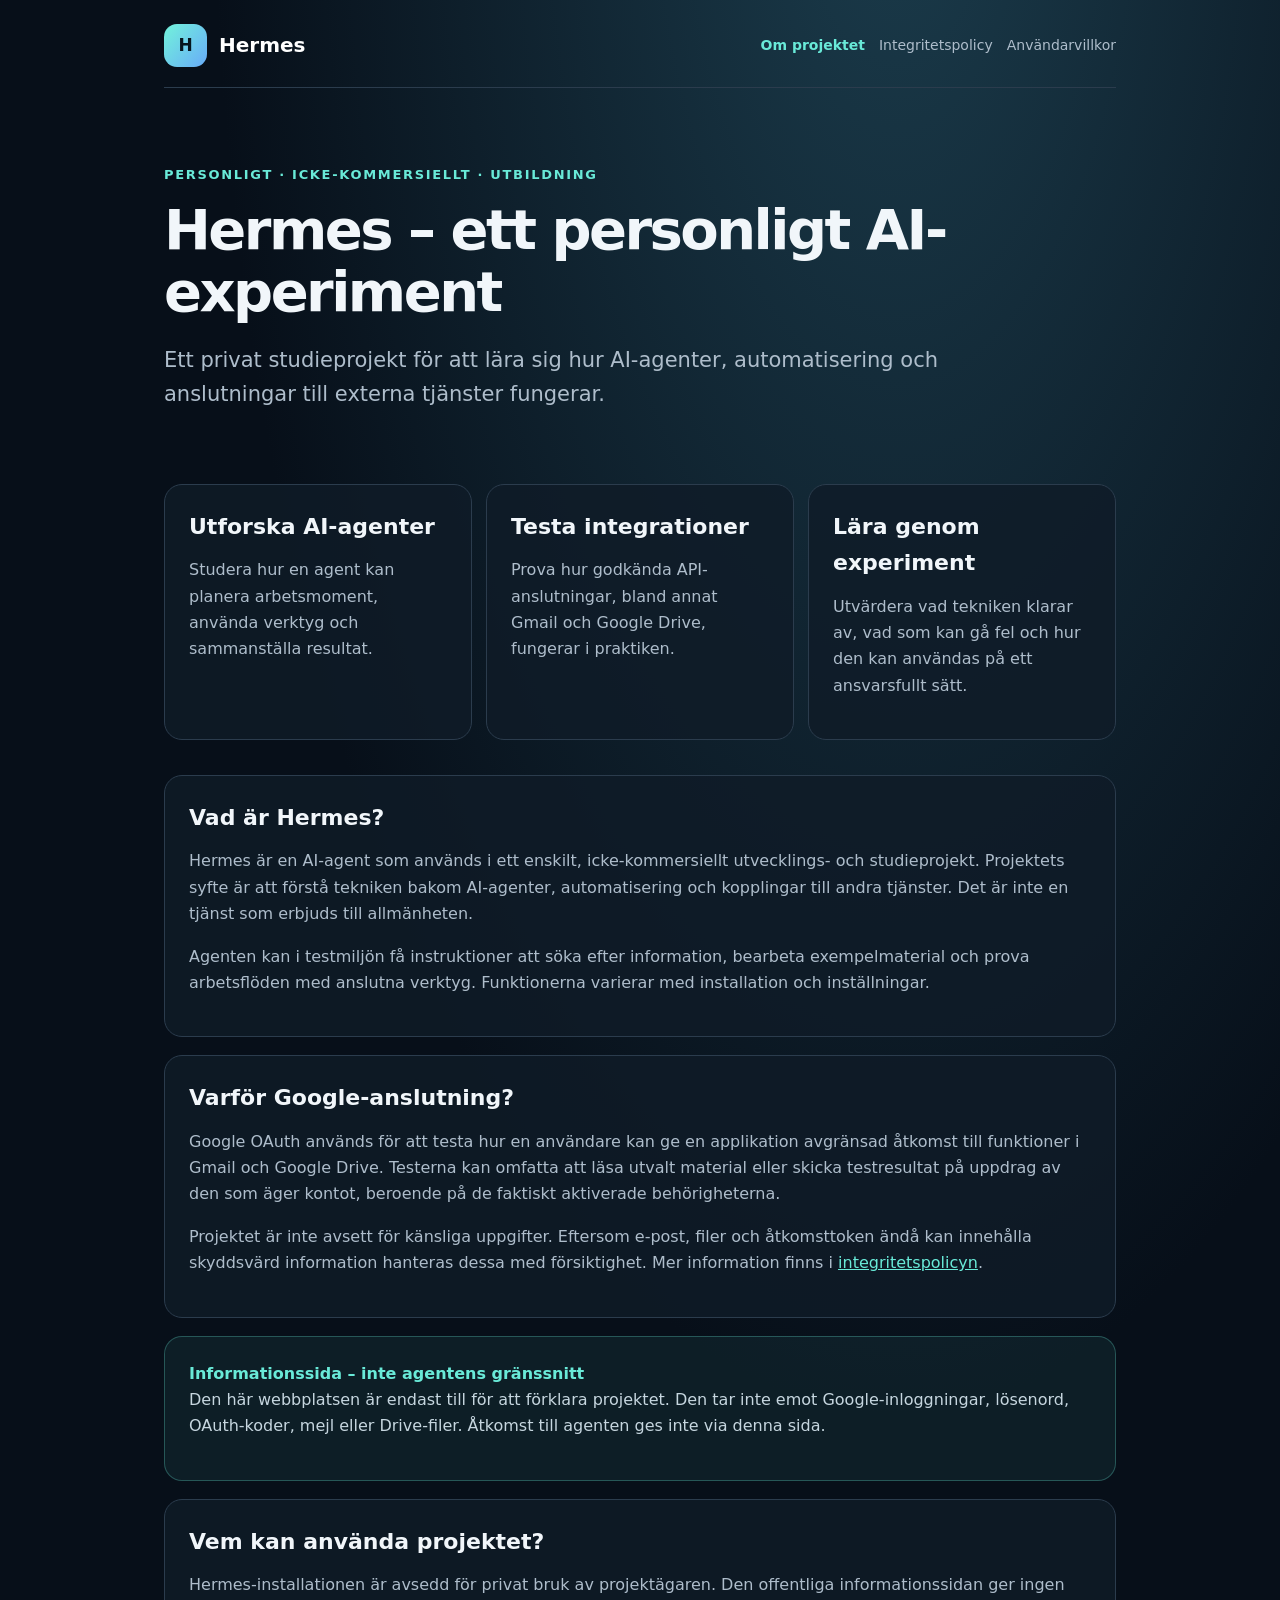
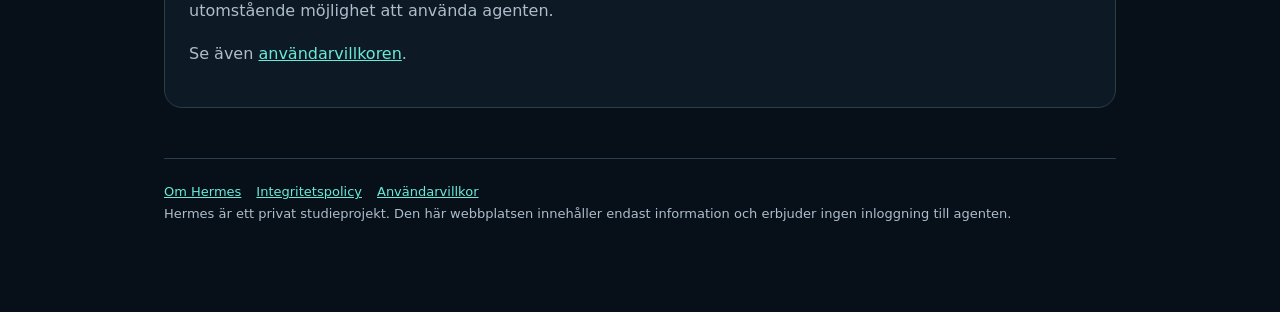
<file: hermes/index.html>
<!doctype html>
<html lang="sv"><head><meta charset="utf-8"><meta name="viewport" content="width=device-width,initial-scale=1"><meta name="theme-color" content="#070f19"><meta name="robots" content="noindex,follow"><meta name="description" content="Hermes är ett personligt studieprojekt för att lära sig AI-agenter och anslutningar till externa tjänster."><title>Om projektet | Hermes – studieprojekt</title><link rel="stylesheet" href="styles.css"></head>
<body><div class="shell"><header><a class="brand" href="./"><span class="mark">H</span> Hermes</a><nav aria-label="Hermes-sidor"><a href="./" aria-current="page">Om projektet</a><a href="privacy.html">Integritetspolicy</a><a href="terms.html">Användarvillkor</a></nav></header>
<main><section class="hero"><div class="eyebrow">Personligt · Icke-kommersiellt · Utbildning</div><h1>Hermes – ett personligt AI-experiment</h1><p class="lead">Ett privat studieprojekt för att lära sig hur AI-agenter, automatisering och anslutningar till externa tjänster fungerar.</p></section>
<div class="grid">
<article class="card"><h2>Utforska AI-agenter</h2><p>Studera hur en agent kan planera arbetsmoment, använda verktyg och sammanställa resultat.</p></article>
<article class="card"><h2>Testa integrationer</h2><p>Prova hur godkända API-anslutningar, bland annat Gmail och Google Drive, fungerar i praktiken.</p></article>
<article class="card"><h2>Lära genom experiment</h2><p>Utvärdera vad tekniken klarar av, vad som kan gå fel och hur den kan användas på ett ansvarsfullt sätt.</p></article>
</div>
<section class="section"><h2>Vad är Hermes?</h2><p>Hermes är en AI-agent som används i ett enskilt, icke-kommersiellt utvecklings- och studieprojekt. Projektets syfte är att förstå tekniken bakom AI-agenter, automatisering och kopplingar till andra tjänster. Det är inte en tjänst som erbjuds till allmänheten.</p><p>Agenten kan i testmiljön få instruktioner att söka efter information, bearbeta exempelmaterial och prova arbetsflöden med anslutna verktyg. Funktionerna varierar med installation och inställningar.</p></section>
<section class="section"><h2>Varför Google-anslutning?</h2><p>Google OAuth används för att testa hur en användare kan ge en applikation avgränsad åtkomst till funktioner i Gmail och Google Drive. Testerna kan omfatta att läsa utvalt material eller skicka testresultat på uppdrag av den som äger kontot, beroende på de faktiskt aktiverade behörigheterna.</p><p>Projektet är inte avsett för känsliga uppgifter. Eftersom e-post, filer och åtkomsttoken ändå kan innehålla skyddsvärd information hanteras dessa med försiktighet. Mer information finns i <a href="privacy.html">integritetspolicyn</a>.</p></section>
<section class="notice"><strong>Informationssida – inte agentens gränssnitt</strong><p>Den här webbplatsen är endast till för att förklara projektet. Den tar inte emot Google-inloggningar, lösenord, OAuth-koder, mejl eller Drive-filer. Åtkomst till agenten ges inte via denna sida.</p></section>
<section class="section"><h2>Vem kan använda projektet?</h2><p>Hermes-installationen är avsedd för privat bruk av projektägaren. Den offentliga informationssidan ger ingen utomstående möjlighet att använda agenten.</p><p>Se även <a href="terms.html">användarvillkoren</a>.</p></section>
</main>
<footer><div><a href="./">Om Hermes</a><a href="privacy.html">Integritetspolicy</a><a href="terms.html">Användarvillkor</a></div><p>Hermes är ett privat studieprojekt. Den här webbplatsen innehåller endast information och erbjuder ingen inloggning till agenten.</p></footer></div></body></html>
</file>
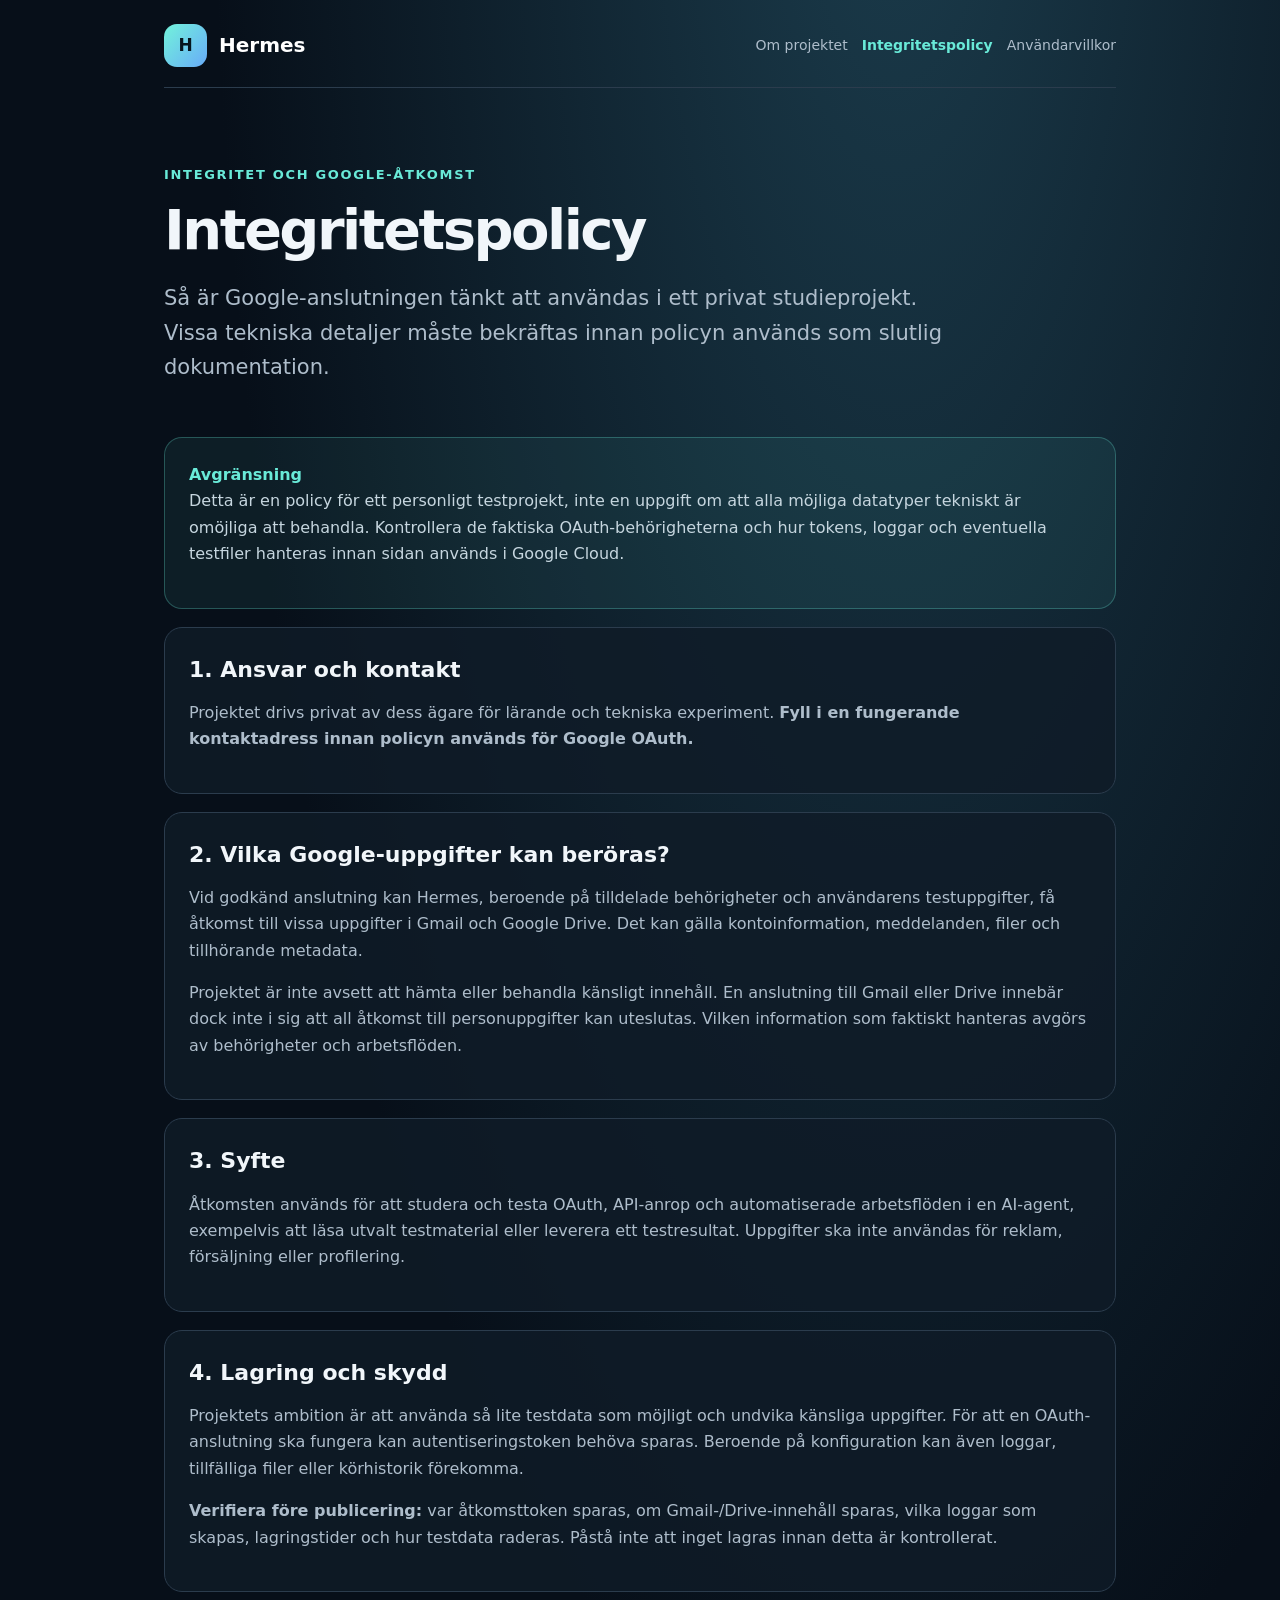
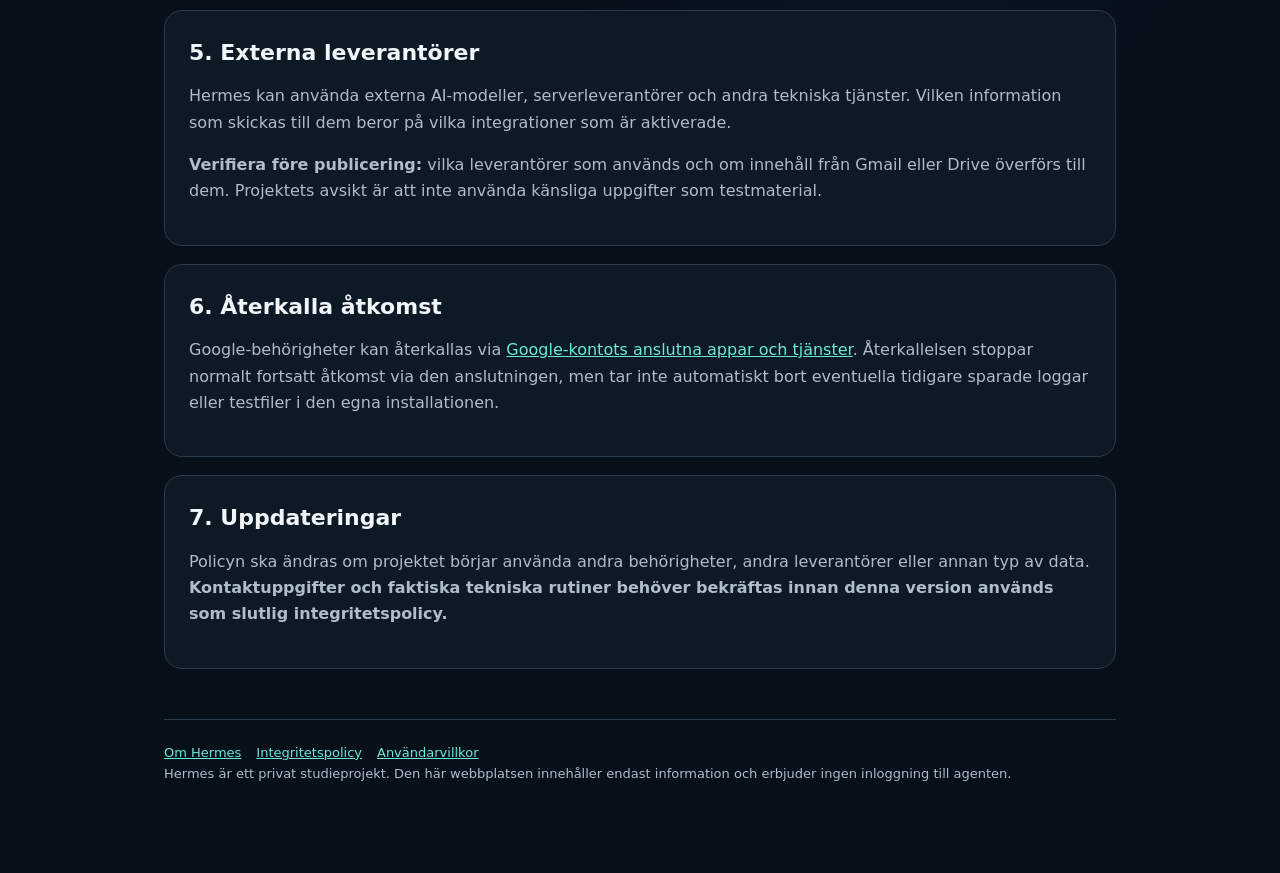
<file: hermes/privacy.html>
<!doctype html>
<html lang="sv"><head><meta charset="utf-8"><meta name="viewport" content="width=device-width,initial-scale=1"><meta name="theme-color" content="#070f19"><meta name="robots" content="noindex,follow"><meta name="description" content="Hermes är ett personligt studieprojekt för att lära sig AI-agenter och anslutningar till externa tjänster."><title>Integritetspolicy | Hermes – studieprojekt</title><link rel="stylesheet" href="styles.css"></head>
<body><div class="shell"><header><a class="brand" href="./"><span class="mark">H</span> Hermes</a><nav aria-label="Hermes-sidor"><a href="./">Om projektet</a><a href="privacy.html" aria-current="page">Integritetspolicy</a><a href="terms.html">Användarvillkor</a></nav></header>
<main><section class="hero"><div class="eyebrow">Integritet och Google-åtkomst</div><h1>Integritetspolicy</h1><p class="lead">Så är Google-anslutningen tänkt att användas i ett privat studieprojekt. Vissa tekniska detaljer måste bekräftas innan policyn används som slutlig dokumentation.</p></section>
<section class="notice"><strong>Avgränsning</strong><p>Detta är en policy för ett personligt testprojekt, inte en uppgift om att alla möjliga datatyper tekniskt är omöjliga att behandla. Kontrollera de faktiska OAuth-behörigheterna och hur tokens, loggar och eventuella testfiler hanteras innan sidan används i Google Cloud.</p></section>
<section class="section"><h2>1. Ansvar och kontakt</h2><p>Projektet drivs privat av dess ägare för lärande och tekniska experiment. <strong>Fyll i en fungerande kontaktadress innan policyn används för Google OAuth.</strong></p></section>
<section class="section"><h2>2. Vilka Google-uppgifter kan beröras?</h2><p>Vid godkänd anslutning kan Hermes, beroende på tilldelade behörigheter och användarens testuppgifter, få åtkomst till vissa uppgifter i Gmail och Google Drive. Det kan gälla kontoinformation, meddelanden, filer och tillhörande metadata.</p><p>Projektet är inte avsett att hämta eller behandla känsligt innehåll. En anslutning till Gmail eller Drive innebär dock inte i sig att all åtkomst till personuppgifter kan uteslutas. Vilken information som faktiskt hanteras avgörs av behörigheter och arbetsflöden.</p></section>
<section class="section"><h2>3. Syfte</h2><p>Åtkomsten används för att studera och testa OAuth, API-anrop och automatiserade arbetsflöden i en AI-agent, exempelvis att läsa utvalt testmaterial eller leverera ett testresultat. Uppgifter ska inte användas för reklam, försäljning eller profilering.</p></section>
<section class="section"><h2>4. Lagring och skydd</h2><p>Projektets ambition är att använda så lite testdata som möjligt och undvika känsliga uppgifter. För att en OAuth-anslutning ska fungera kan autentiseringstoken behöva sparas. Beroende på konfiguration kan även loggar, tillfälliga filer eller körhistorik förekomma.</p><p><strong>Verifiera före publicering:</strong> var åtkomsttoken sparas, om Gmail-/Drive-innehåll sparas, vilka loggar som skapas, lagringstider och hur testdata raderas. Påstå inte att inget lagras innan detta är kontrollerat.</p></section>
<section class="section"><h2>5. Externa leverantörer</h2><p>Hermes kan använda externa AI-modeller, serverleverantörer och andra tekniska tjänster. Vilken information som skickas till dem beror på vilka integrationer som är aktiverade.</p><p><strong>Verifiera före publicering:</strong> vilka leverantörer som används och om innehåll från Gmail eller Drive överförs till dem. Projektets avsikt är att inte använda känsliga uppgifter som testmaterial.</p></section>
<section class="section"><h2>6. Återkalla åtkomst</h2><p>Google-behörigheter kan återkallas via <a href="https://myaccount.google.com/connections" rel="noopener noreferrer">Google-kontots anslutna appar och tjänster</a>. Återkallelsen stoppar normalt fortsatt åtkomst via den anslutningen, men tar inte automatiskt bort eventuella tidigare sparade loggar eller testfiler i den egna installationen.</p></section>
<section class="section"><h2>7. Uppdateringar</h2><p>Policyn ska ändras om projektet börjar använda andra behörigheter, andra leverantörer eller annan typ av data. <strong>Kontaktuppgifter och faktiska tekniska rutiner behöver bekräftas innan denna version används som slutlig integritetspolicy.</strong></p></section>
</main>
<footer><div><a href="./">Om Hermes</a><a href="privacy.html">Integritetspolicy</a><a href="terms.html">Användarvillkor</a></div><p>Hermes är ett privat studieprojekt. Den här webbplatsen innehåller endast information och erbjuder ingen inloggning till agenten.</p></footer></div></body></html>
</file>
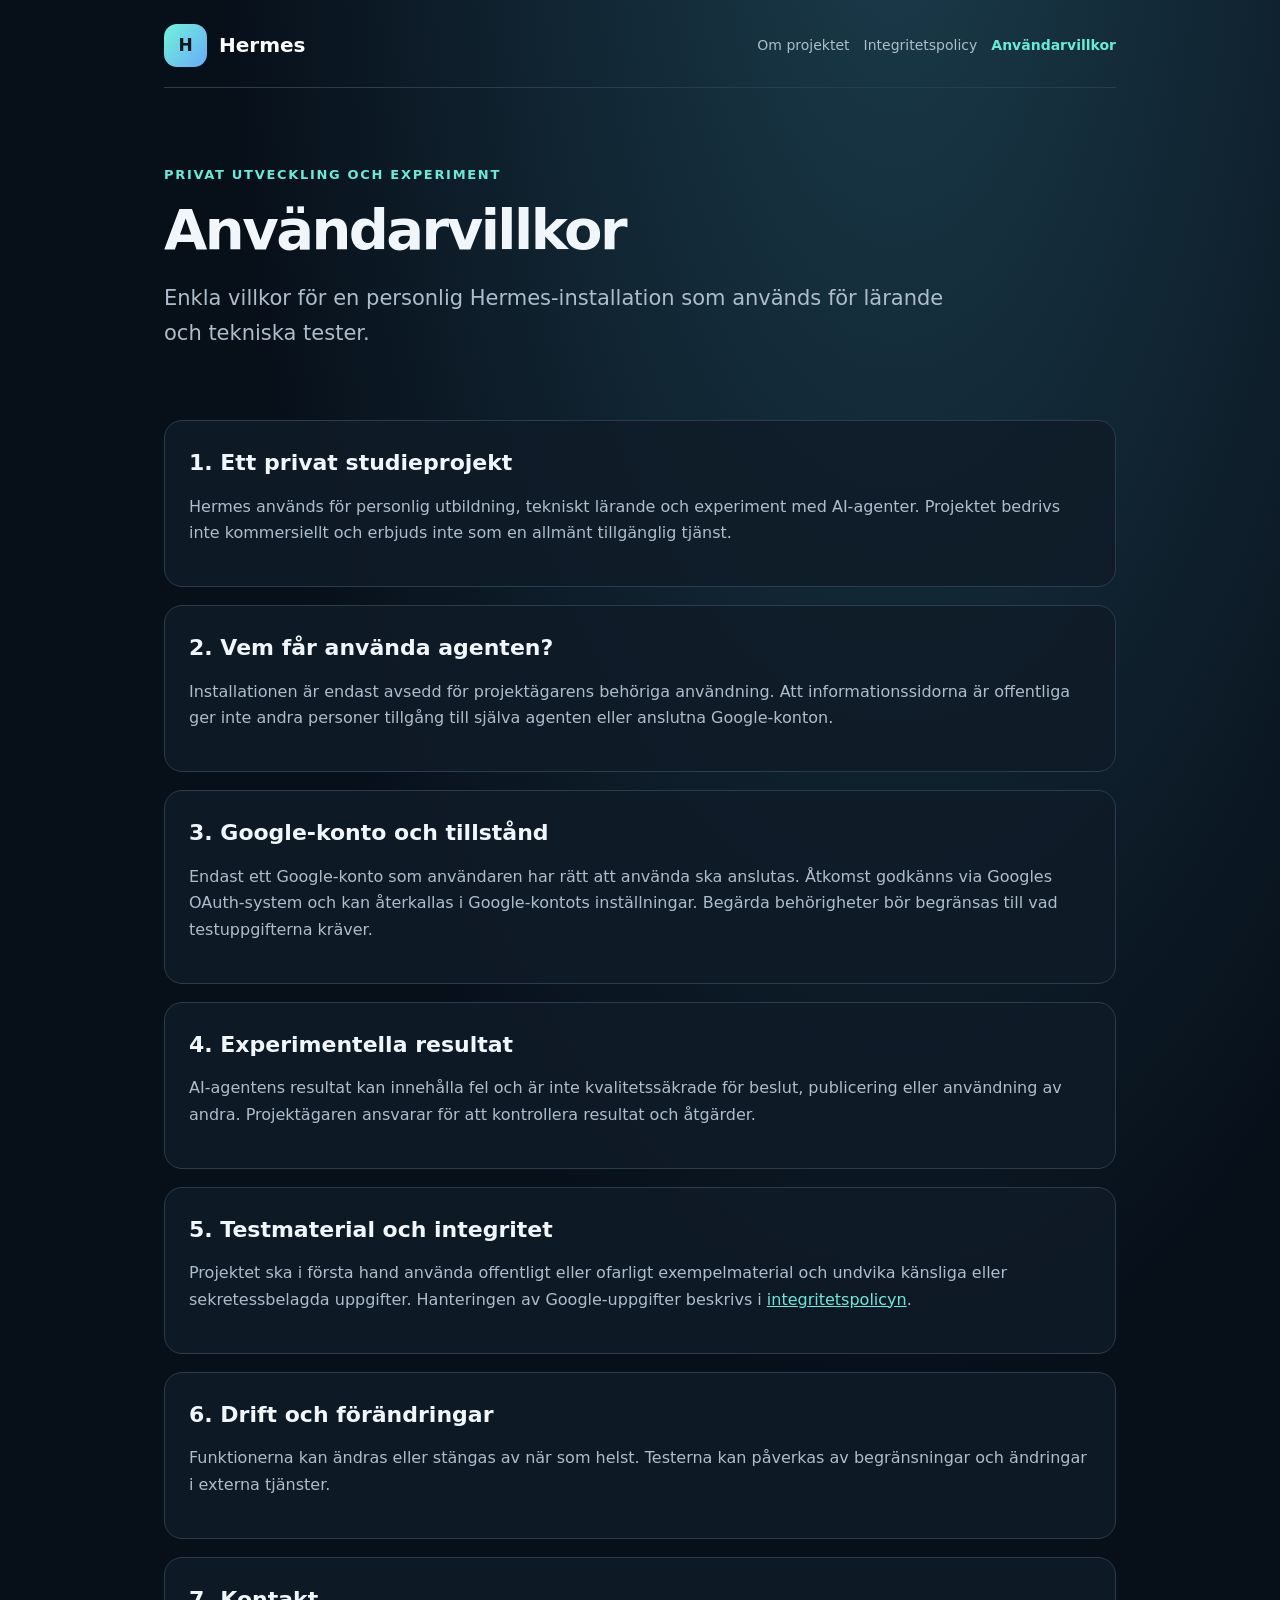
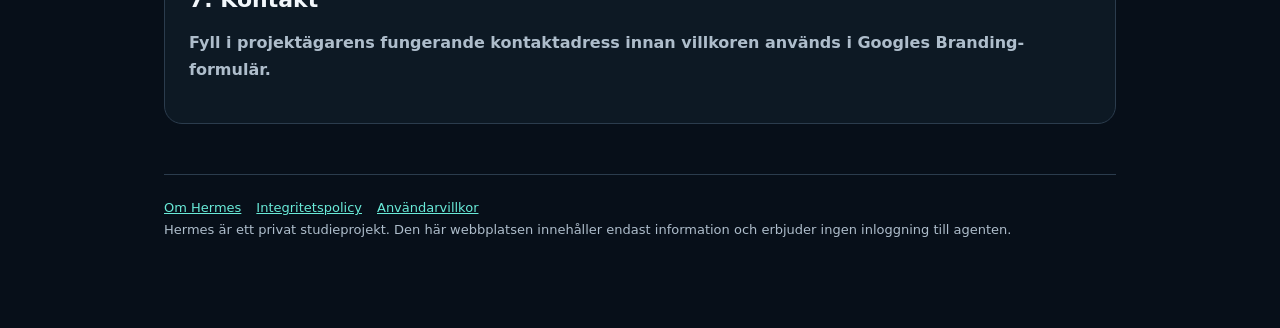
<file: hermes/terms.html>
<!doctype html>
<html lang="sv"><head><meta charset="utf-8"><meta name="viewport" content="width=device-width,initial-scale=1"><meta name="theme-color" content="#070f19"><meta name="robots" content="noindex,follow"><meta name="description" content="Hermes är ett personligt studieprojekt för att lära sig AI-agenter och anslutningar till externa tjänster."><title>Användarvillkor | Hermes – studieprojekt</title><link rel="stylesheet" href="styles.css"></head>
<body><div class="shell"><header><a class="brand" href="./"><span class="mark">H</span> Hermes</a><nav aria-label="Hermes-sidor"><a href="./">Om projektet</a><a href="privacy.html">Integritetspolicy</a><a href="terms.html" aria-current="page">Användarvillkor</a></nav></header>
<main><section class="hero"><div class="eyebrow">Privat utveckling och experiment</div><h1>Användarvillkor</h1><p class="lead">Enkla villkor för en personlig Hermes-installation som används för lärande och tekniska tester.</p></section>
<section class="section"><h2>1. Ett privat studieprojekt</h2><p>Hermes används för personlig utbildning, tekniskt lärande och experiment med AI-agenter. Projektet bedrivs inte kommersiellt och erbjuds inte som en allmänt tillgänglig tjänst.</p></section>
<section class="section"><h2>2. Vem får använda agenten?</h2><p>Installationen är endast avsedd för projektägarens behöriga användning. Att informationssidorna är offentliga ger inte andra personer tillgång till själva agenten eller anslutna Google-konton.</p></section>
<section class="section"><h2>3. Google-konto och tillstånd</h2><p>Endast ett Google-konto som användaren har rätt att använda ska anslutas. Åtkomst godkänns via Googles OAuth-system och kan återkallas i Google-kontots inställningar. Begärda behörigheter bör begränsas till vad testuppgifterna kräver.</p></section>
<section class="section"><h2>4. Experimentella resultat</h2><p>AI-agentens resultat kan innehålla fel och är inte kvalitetssäkrade för beslut, publicering eller användning av andra. Projektägaren ansvarar för att kontrollera resultat och åtgärder.</p></section>
<section class="section"><h2>5. Testmaterial och integritet</h2><p>Projektet ska i första hand använda offentligt eller ofarligt exempelmaterial och undvika känsliga eller sekretessbelagda uppgifter. Hanteringen av Google-uppgifter beskrivs i <a href="privacy.html">integritetspolicyn</a>.</p></section>
<section class="section"><h2>6. Drift och förändringar</h2><p>Funktionerna kan ändras eller stängas av när som helst. Testerna kan påverkas av begränsningar och ändringar i externa tjänster.</p></section>
<section class="section"><h2>7. Kontakt</h2><p><strong>Fyll i projektägarens fungerande kontaktadress innan villkoren används i Googles Branding-formulär.</strong></p></section>
</main>
<footer><div><a href="./">Om Hermes</a><a href="privacy.html">Integritetspolicy</a><a href="terms.html">Användarvillkor</a></div><p>Hermes är ett privat studieprojekt. Den här webbplatsen innehåller endast information och erbjuder ingen inloggning till agenten.</p></footer></div></body></html>
</file>
<file: hermes/styles.css>
:root{color-scheme:dark;--bg:#070f19;--panel:#101e2d;--line:#2b3c4d;--text:#f1f6fa;--muted:#aebdcb;--a:#69ead8}
*{box-sizing:border-box}html{scroll-behavior:smooth}body{margin:0;background:radial-gradient(ellipse at 70% -10%,#1b3c4c 0,#070f19 54%);color:var(--text);font-family:system-ui,-apple-system,Segoe UI,Arial,sans-serif;line-height:1.65}
a{color:var(--a)}.shell{max-width:1000px;margin:auto;padding:24px 24px 72px}header{display:flex;align-items:center;justify-content:space-between;gap:18px;padding-bottom:20px;border-bottom:1px solid var(--line)}
.brand{display:flex;align-items:center;gap:12px;text-decoration:none;color:white;font-size:20px;font-weight:800}.mark{display:grid;place-items:center;background:linear-gradient(130deg,#72f3db,#68abf8);color:#06151d;border-radius:13px;width:43px;height:43px;font-size:17px}nav{display:flex;gap:14px;flex-wrap:wrap}nav a{text-decoration:none;color:var(--muted);font-size:14px}nav a[aria-current=page]{color:var(--a);font-weight:700}
.hero{padding:76px 0 36px}h1{font-size:clamp(31px,5vw,56px);letter-spacing:-.045em;line-height:1.1;margin:14px 0 20px}h2{font-size:22px;margin:0 0 12px}h3{font-size:16px;margin:0 0 6px}p{margin:0 0 16px}.lead{font-size:clamp(17px,2vw,21px);color:var(--muted);max-width:800px}.eyebrow{color:var(--a);font-size:13px;font-weight:800;text-transform:uppercase;letter-spacing:.13em}
.grid{display:grid;grid-template-columns:repeat(3,minmax(0,1fr));gap:14px;margin:20px 0 35px}.card,.section,.notice{border:1px solid var(--line);background:rgba(15,28,40,.82);border-radius:18px;padding:24px}.card p,.section p,.section li{color:var(--muted)}.card a{text-decoration:none;font-weight:700}.section{margin:18px 0}.section ul{margin:6px 0 0;padding-left:21px}.section li{margin:8px 0}.notice{background:rgba(105,234,216,.065);border-color:rgba(105,234,216,.28)}.notice strong{color:var(--a)}.notice p{color:#c6d6df}.call{display:inline-block;padding:11px 18px;border-radius:12px;background:var(--a);color:#07151d;text-decoration:none;font-weight:800}.meta{color:var(--muted);font-size:13px}footer{border-top:1px solid var(--line);padding-top:22px;margin-top:50px;color:var(--muted);font-size:13px}footer a{margin-right:15px}
@media(max-width:700px){.shell{padding:14px 17px 45px}header{align-items:flex-start;flex-direction:column}.hero{padding:44px 0 22px}.grid{grid-template-columns:1fr}.section,.card,.notice{padding:19px}nav{gap:12px}}
</file>
